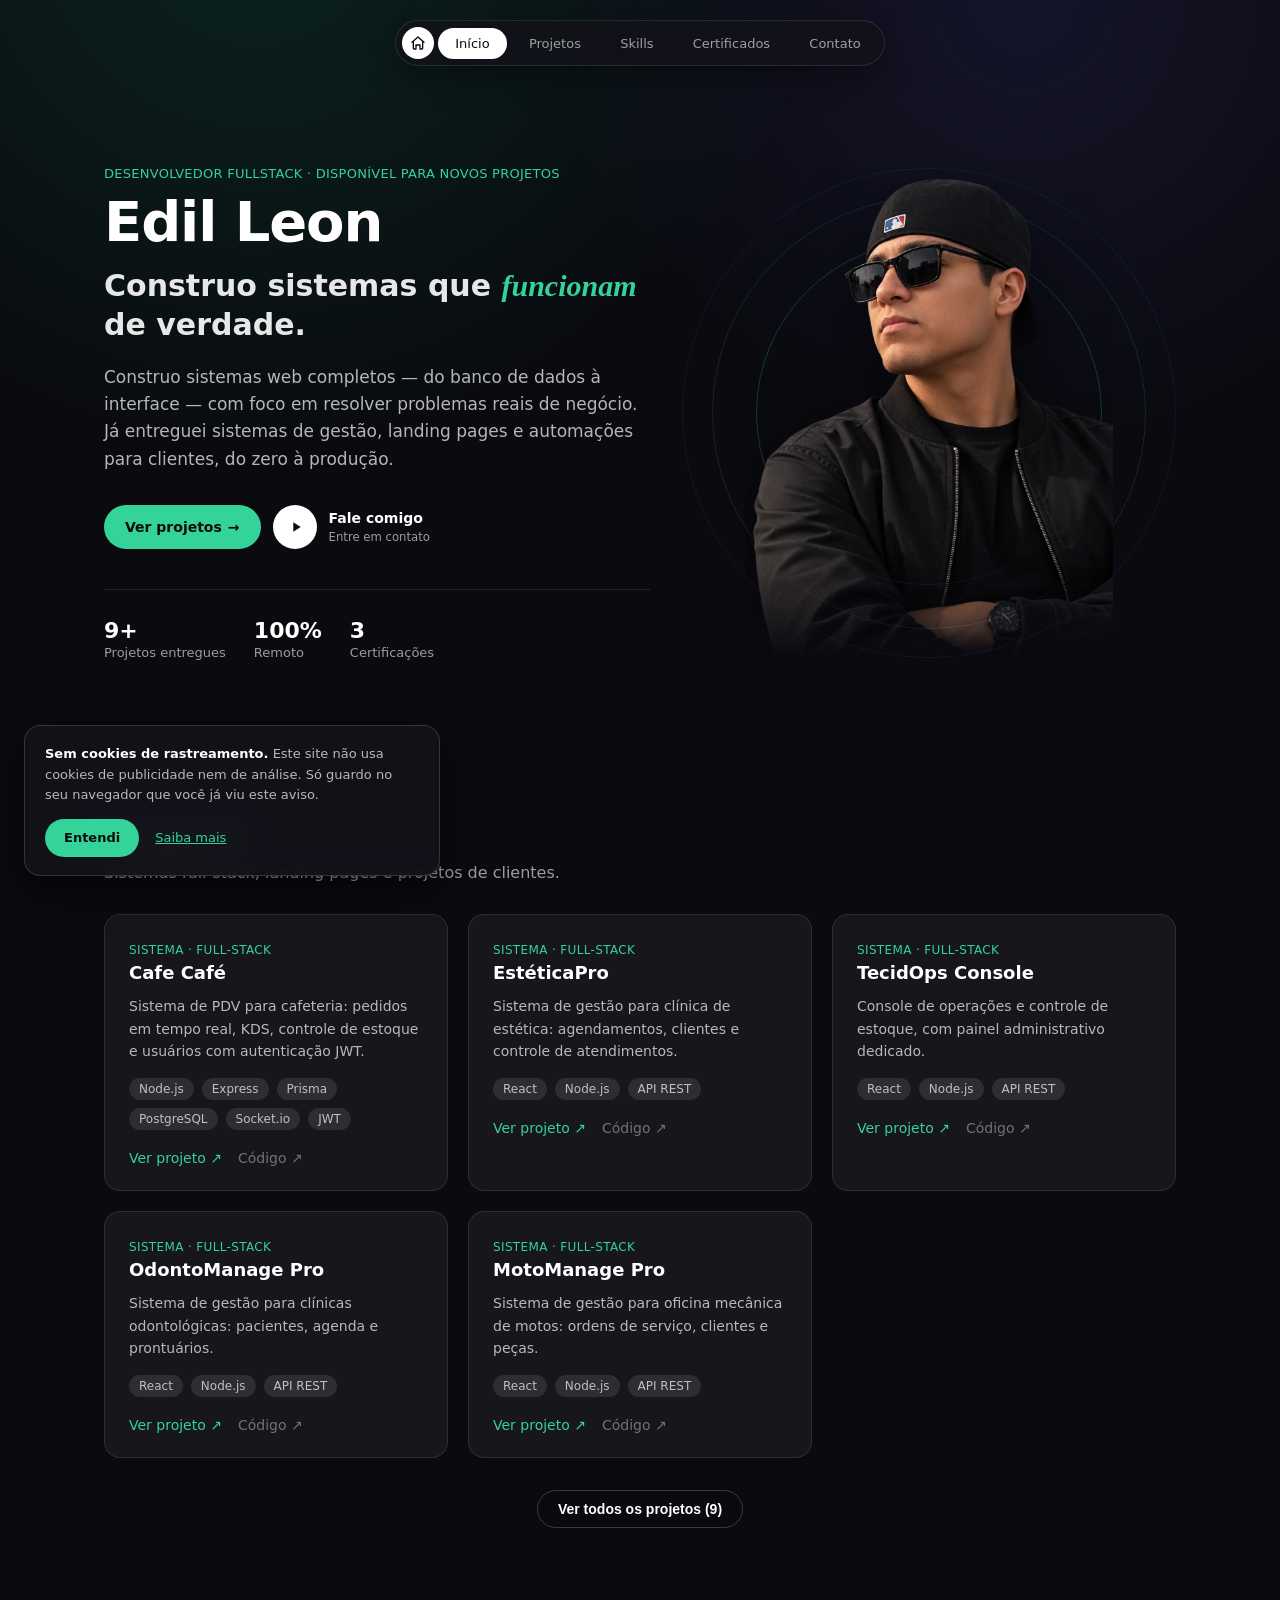
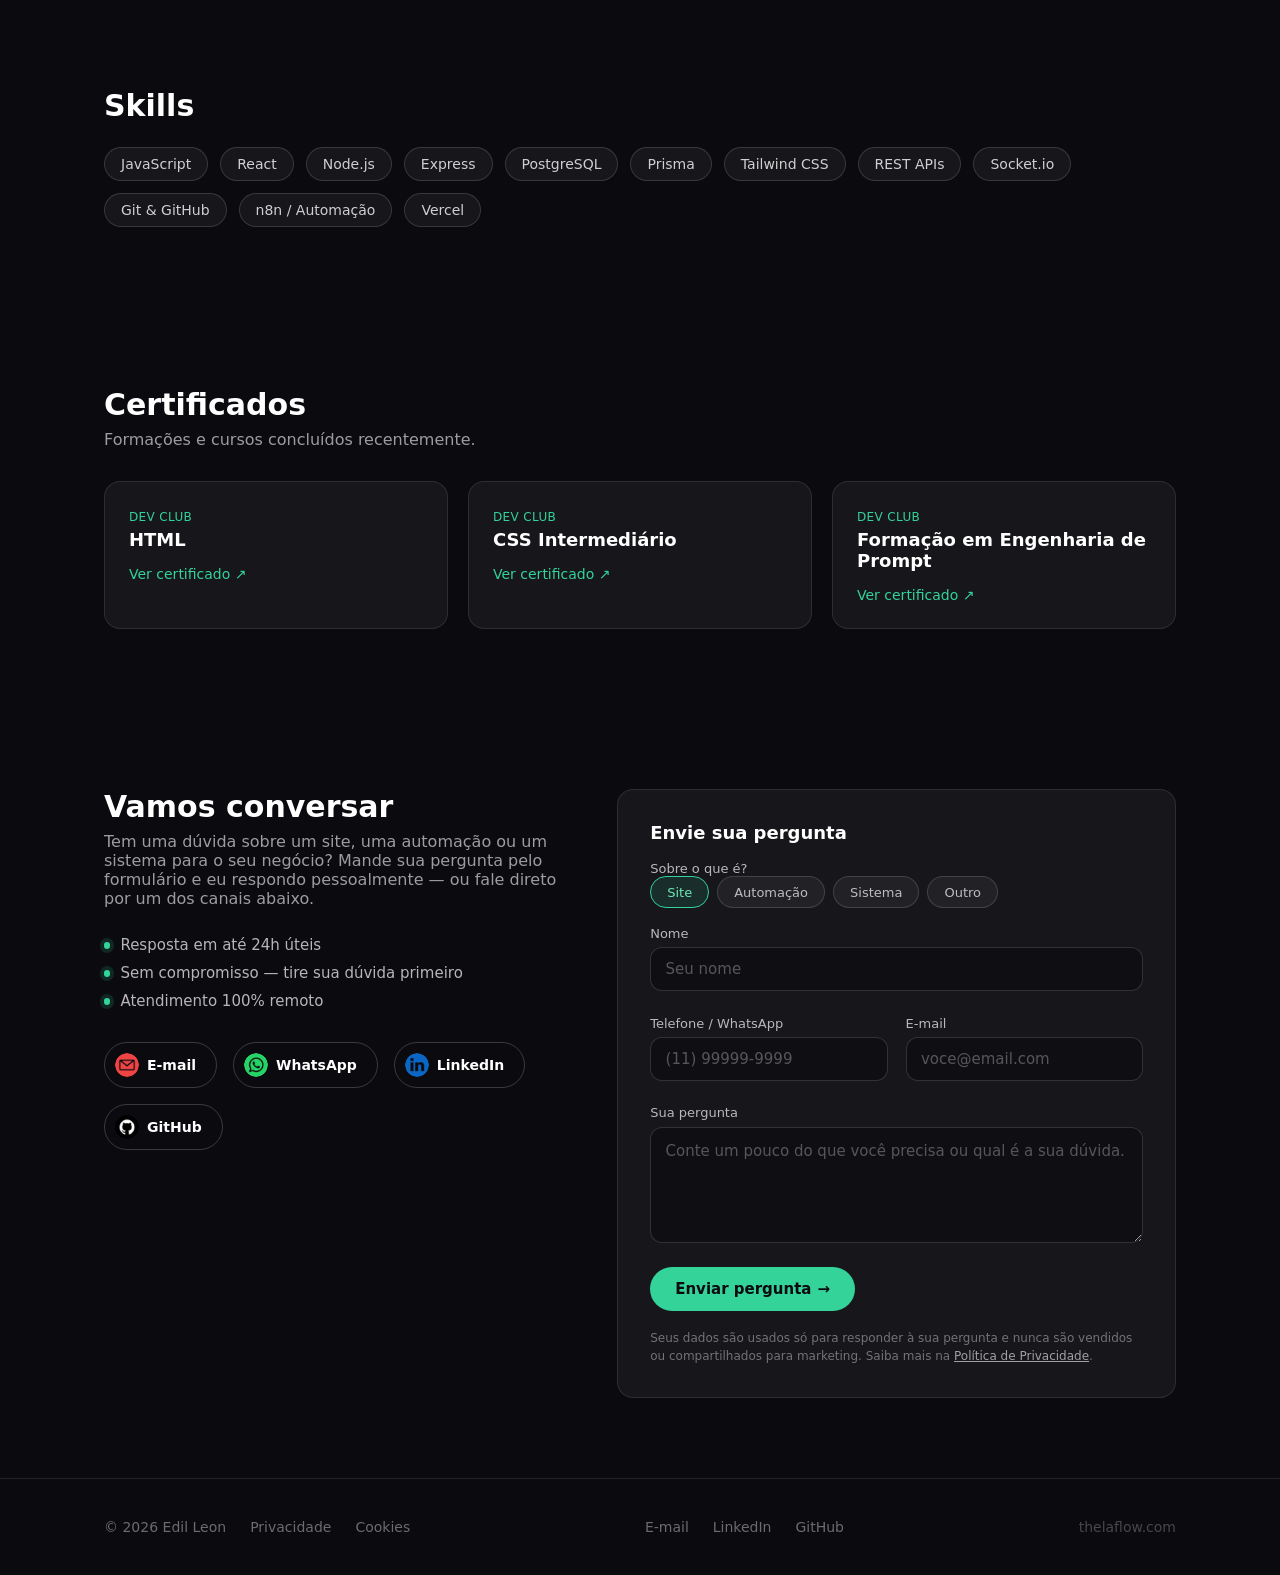
<file: index.html>
<!doctype html>
<html lang="pt-BR">
<head>
  <meta charset="UTF-8" />
  <meta name="viewport" content="width=device-width, initial-scale=1.0" />
  <title>Edil Leon — Desenvolvedor Fullstack | Sites, Sistemas e Automações</title>
  <meta name="description" content="Edil Leon, desenvolvedor fullstack. Crio sites, landing pages, sistemas web e automações (n8n, WhatsApp) sob medida para negócios — do zero à produção, 100% remoto." />
  <meta name="author" content="Edil Leon" />
  <meta name="robots" content="index, follow, max-image-preview:large" />
  <link rel="canonical" href="https://thelaflow.com/" />
  <meta name="theme-color" content="#0a0a0f" />

  <link rel="icon" type="image/svg+xml" href="favicon.svg" />
  <link rel="apple-touch-icon" href="apple-touch-icon.png" />

  <meta property="og:type" content="website" />
  <meta property="og:locale" content="pt_BR" />
  <meta property="og:site_name" content="Edil Leon" />
  <meta property="og:url" content="https://thelaflow.com/" />
  <meta property="og:title" content="Edil Leon — Desenvolvedor Fullstack" />
  <meta property="og:description" content="Sites, sistemas web e automações sob medida para o seu negócio — do zero à produção." />
  <meta property="og:image" content="https://thelaflow.com/og-image.jpg" />
  <meta property="og:image:width" content="1200" />
  <meta property="og:image:height" content="630" />
  <meta property="og:image:alt" content="Edil Leon — Desenvolvedor Fullstack" />
  <meta name="twitter:card" content="summary_large_image" />
  <meta name="twitter:title" content="Edil Leon — Desenvolvedor Fullstack" />
  <meta name="twitter:description" content="Sites, sistemas web e automações sob medida para o seu negócio — do zero à produção." />
  <meta name="twitter:image" content="https://thelaflow.com/og-image.jpg" />

  <script type="application/ld+json">
  {
    "@context": "https://schema.org",
    "@graph": [
      {
        "@type": "Person",
        "@id": "https://thelaflow.com/#edil",
        "name": "Edil Leon",
        "jobTitle": "Desenvolvedor Fullstack",
        "url": "https://thelaflow.com/",
        "image": "https://thelaflow.com/fotos/foto-capa.webp",
        "email": "mailto:joe.dlov22@gmail.com",
        "sameAs": [
          "https://www.linkedin.com/in/edleon24/",
          "https://github.com/ELT-22-dev"
        ],
        "knowsAbout": ["Desenvolvimento web", "JavaScript", "React", "Node.js", "PostgreSQL", "Automação com n8n", "Landing pages"]
      },
      {
        "@type": "ProfessionalService",
        "@id": "https://thelaflow.com/#servico",
        "name": "Edil Leon — Desenvolvimento de sites, sistemas e automações",
        "url": "https://thelaflow.com/",
        "image": "https://thelaflow.com/og-image.jpg",
        "telephone": "+55-11-94600-5739",
        "email": "joe.dlov22@gmail.com",
        "areaServed": { "@type": "Country", "name": "Brasil" },
        "founder": { "@id": "https://thelaflow.com/#edil" },
        "serviceType": ["Criação de sites", "Landing pages", "Sistemas web sob medida", "Automação de processos"]
      },
      {
        "@type": "WebSite",
        "@id": "https://thelaflow.com/#site",
        "url": "https://thelaflow.com/",
        "name": "Edil Leon",
        "inLanguage": "pt-BR",
        "publisher": { "@id": "https://thelaflow.com/#edil" }
      }
    ]
  }
  </script>

  <link rel="stylesheet" href="style.css?v=20261021" />
</head>
<body>
  <div class="bg-decoration" aria-hidden="true"></div>

  <header id="header" class="header">
    <div class="floating-nav-wrap">
      <nav class="floating-nav" aria-label="Navegação principal">
        <a href="#inicio" class="nav-pill-item nav-home" aria-label="Início">
          <svg viewBox="0 0 24 24" fill="none" stroke="currentColor" stroke-width="2" stroke-linecap="round" stroke-linejoin="round"><path d="m3 11 9-8 9 8" /><path d="M5 10v10a1 1 0 0 0 1 1h3v-6h6v6h3a1 1 0 0 0 1-1V10" /></svg>
        </a>
        <a href="#inicio" class="nav-pill-item">Início</a>
        <a href="#projetos" class="nav-pill-item">Projetos</a>
        <a href="#skills" class="nav-pill-item">Skills</a>
        <a href="#certificados" class="nav-pill-item">Certificados</a>
        <a href="#contato" class="nav-pill-item">Contato</a>
      </nav>

      <button type="button" id="menuButton" class="menu-button" aria-label="Abrir menu" aria-expanded="false">
        <span class="menu-icon">
          <span></span>
          <span></span>
          <span></span>
        </span>
      </button>
    </div>

    <nav id="mobileNav" class="nav-mobile" aria-label="Navegação mobile" hidden>
      <a href="#inicio">Início</a>
      <a href="#projetos">Projetos</a>
      <a href="#skills">Skills</a>
      <a href="#certificados">Certificados</a>
      <a href="#contato">Contato</a>
    </nav>
  </header>

  <main class="container">
    <section id="inicio" class="hero hero-split">
      <div class="hero-content">
        <p class="eyebrow">Desenvolvedor Fullstack · Disponível para novos projetos</p>
        <h1 class="hero-title">Edil Leon</h1>
        <p class="hero-tagline">Construo sistemas que <span class="cursive">funcionam</span> de verdade.</p>
        <p class="hero-text">
          Construo sistemas web completos — do banco de dados à interface — com foco em
          resolver problemas reais de negócio. Já entreguei sistemas de gestão, landing pages
          e automações para clientes, do zero à produção.
        </p>
        <div class="hero-actions">
          <a href="#projetos" class="btn btn-primary">Ver projetos <span class="btn-arrow">→</span></a>
          <a href="#contato" class="btn-play">
            <span class="play-circle">
              <svg viewBox="0 0 24 24" fill="currentColor"><path d="M8 5v14l11-7z" /></svg>
            </span>
            <span class="play-label">Fale comigo<br /><small>Entre em contato</small></span>
          </a>
        </div>
        <div class="hero-stats">
          <div class="hero-stat"><strong>9+</strong><span>Projetos entregues</span></div>
          <div class="hero-stat"><strong>100%</strong><span>Remoto</span></div>
          <div class="hero-stat"><strong>3</strong><span>Certificações</span></div>
        </div>
      </div>

      <div class="hero-photo">
        <div class="photo-rings" aria-hidden="true">
          <span class="ring ring-1"></span>
          <span class="ring ring-2"></span>
          <span class="ring ring-3"></span>
        </div>
        <img src="fotos/foto-capa.webp" alt="Foto de Edil Leon, desenvolvedor fullstack" class="hero-photo-img" width="1086" height="1448" fetchpriority="high" />
      </div>
    </section>

    <section id="projetos" class="section">
      <h2 class="section-title">Projetos</h2>
      <p class="section-subtitle">Sistemas full-stack, landing pages e projetos de clientes.</p>

      <div class="grid projects-grid" id="projectsGrid">
        <article class="card project-card">
          <span class="tag">Sistema · Full-stack</span>
          <h3 class="card-title">Cafe Café</h3>
          <p class="card-text">Sistema de PDV para cafeteria: pedidos em tempo real, KDS, controle de estoque e usuários com autenticação JWT.</p>
          <div class="stack">
            <span class="pill pill-sm">Node.js</span>
            <span class="pill pill-sm">Express</span>
            <span class="pill pill-sm">Prisma</span>
            <span class="pill pill-sm">PostgreSQL</span>
            <span class="pill pill-sm">Socket.io</span>
            <span class="pill pill-sm">JWT</span>
          </div>
          <div class="card-links">
            <a href="https://cafe-cafe-edlt-24.vercel.app" target="_blank" rel="noreferrer" class="link-accent">Ver projeto ↗</a>
            <a href="https://github.com/ELT-22-dev/cafe-cafe" target="_blank" rel="noreferrer" class="link-muted">Código ↗</a>
          </div>
        </article>

        <article class="card project-card">
          <span class="tag">Sistema · Full-stack</span>
          <h3 class="card-title">EstéticaPro</h3>
          <p class="card-text">Sistema de gestão para clínica de estética: agendamentos, clientes e controle de atendimentos.</p>
          <div class="stack">
            <span class="pill pill-sm">React</span>
            <span class="pill pill-sm">Node.js</span>
            <span class="pill pill-sm">API REST</span>
          </div>
          <div class="card-links">
            <a href="https://clinica-estetica-rho-eight.vercel.app" target="_blank" rel="noreferrer" class="link-accent">Ver projeto ↗</a>
            <a href="https://github.com/ELT-22-dev/clinica-estetica" target="_blank" rel="noreferrer" class="link-muted">Código ↗</a>
          </div>
        </article>

        <article class="card project-card">
          <span class="tag">Sistema · Full-stack</span>
          <h3 class="card-title">TecidOps Console</h3>
          <p class="card-text">Console de operações e controle de estoque, com painel administrativo dedicado.</p>
          <div class="stack">
            <span class="pill pill-sm">React</span>
            <span class="pill pill-sm">Node.js</span>
            <span class="pill pill-sm">API REST</span>
          </div>
          <div class="card-links">
            <a href="https://teciops.vercel.app" target="_blank" rel="noreferrer" class="link-accent">Ver projeto ↗</a>
            <a href="https://github.com/ELT-22-dev/teciops" target="_blank" rel="noreferrer" class="link-muted">Código ↗</a>
          </div>
        </article>

        <article class="card project-card">
          <span class="tag">Sistema · Full-stack</span>
          <h3 class="card-title">OdontoManage Pro</h3>
          <p class="card-text">Sistema de gestão para clínicas odontológicas: pacientes, agenda e prontuários.</p>
          <div class="stack">
            <span class="pill pill-sm">React</span>
            <span class="pill pill-sm">Node.js</span>
            <span class="pill pill-sm">API REST</span>
          </div>
          <div class="card-links">
            <a href="https://odontomanage-pro.vercel.app" target="_blank" rel="noreferrer" class="link-accent">Ver projeto ↗</a>
            <a href="https://github.com/ELT-22-dev/odontomanage-pro" target="_blank" rel="noreferrer" class="link-muted">Código ↗</a>
          </div>
        </article>

        <article class="card project-card">
          <span class="tag">Sistema · Full-stack</span>
          <h3 class="card-title">MotoManage Pro</h3>
          <p class="card-text">Sistema de gestão para oficina mecânica de motos: ordens de serviço, clientes e peças.</p>
          <div class="stack">
            <span class="pill pill-sm">React</span>
            <span class="pill pill-sm">Node.js</span>
            <span class="pill pill-sm">API REST</span>
          </div>
          <div class="card-links">
            <a href="https://mecanica-motos.vercel.app" target="_blank" rel="noreferrer" class="link-accent">Ver projeto ↗</a>
            <a href="https://github.com/ELT-22-dev/mecanica-motos" target="_blank" rel="noreferrer" class="link-muted">Código ↗</a>
          </div>
        </article>

        <article class="card project-card extra" hidden>
          <span class="tag">Landing Page</span>
          <h3 class="card-title">Áurea Barber Club</h3>
          <p class="card-text">Landing page premium para barbearia, com animações de scroll e micro-interações.</p>
          <div class="stack">
            <span class="pill pill-sm">HTML</span>
            <span class="pill pill-sm">CSS</span>
            <span class="pill pill-sm">JavaScript</span>
            <span class="pill pill-sm">Motion</span>
            <span class="pill pill-sm">Three.js</span>
          </div>
          <div class="card-links">
            <a href="https://barber-premium-lp.vercel.app" target="_blank" rel="noreferrer" class="link-accent">Ver projeto ↗</a>
            <a href="https://github.com/ELT-22-dev/Barber-premuim-lp" target="_blank" rel="noreferrer" class="link-muted">Código ↗</a>
          </div>
        </article>

        <article class="card project-card extra" hidden>
          <span class="tag">Landing Page</span>
          <h3 class="card-title">Pesqueiro Ponte Preta</h3>
          <p class="card-text">Landing page institucional para pesqueiro, com foco em conversão e apresentação visual.</p>
          <div class="stack">
            <span class="pill pill-sm">HTML</span>
            <span class="pill pill-sm">CSS</span>
            <span class="pill pill-sm">JavaScript</span>
          </div>
          <div class="card-links">
            <a href="https://pesqueiro-ponte-preta.vercel.app" target="_blank" rel="noreferrer" class="link-accent">Ver projeto ↗</a>
            <a href="https://github.com/ELT-22-dev/lp-pesqueiro" target="_blank" rel="noreferrer" class="link-muted">Código ↗</a>
          </div>
        </article>

        <article class="card project-card extra" hidden>
          <span class="tag">Site institucional · Cliente</span>
          <h3 class="card-title">Vero Pizzas</h3>
          <p class="card-text">Site institucional para pizzaria, com cardápio digital. Projeto de cliente em gestão ativa.</p>
          <div class="stack">
            <span class="pill pill-sm">HTML</span>
            <span class="pill pill-sm">CSS</span>
            <span class="pill pill-sm">JavaScript</span>
          </div>
          <div class="card-links">
            <a href="https://veropizzas.com.br" target="_blank" rel="noreferrer" class="link-accent">Ver projeto ↗</a>
            <a href="https://github.com/ELT-22-dev/site-da-pizzaria-vero-pizzas" target="_blank" rel="noreferrer" class="link-muted">Código ↗</a>
          </div>
        </article>

        <article class="card project-card extra" hidden>
          <span class="tag">Pessoal</span>
          <h3 class="card-title">Link na Bio</h3>
          <p class="card-text">Página pessoal de link-na-bio, construída com React, Tailwind CSS e Framer Motion.</p>
          <div class="stack">
            <span class="pill pill-sm">React</span>
            <span class="pill pill-sm">Tailwind CSS</span>
            <span class="pill pill-sm">Framer Motion</span>
          </div>
          <div class="card-links">
            <a href="https://fluxosdan.cloud" target="_blank" rel="noreferrer" class="link-accent">Ver projeto ↗</a>
            <a href="https://github.com/ELT-22-dev/link-na-bio" target="_blank" rel="noreferrer" class="link-muted">Código ↗</a>
          </div>
        </article>
      </div>

      <div class="show-more-wrap">
        <button type="button" id="showAllBtn" class="btn btn-outline">Ver todos os projetos (9)</button>
      </div>
    </section>

    <section id="skills" class="section">
      <h2 class="section-title">Skills</h2>
      <div class="skills-list">
        <span class="pill">JavaScript</span>
        <span class="pill">React</span>
        <span class="pill">Node.js</span>
        <span class="pill">Express</span>
        <span class="pill">PostgreSQL</span>
        <span class="pill">Prisma</span>
        <span class="pill">Tailwind CSS</span>
        <span class="pill">REST APIs</span>
        <span class="pill">Socket.io</span>
        <span class="pill">Git &amp; GitHub</span>
        <span class="pill">n8n / Automação</span>
        <span class="pill">Vercel</span>
      </div>
    </section>

    <section id="certificados" class="section">
      <h2 class="section-title">Certificados</h2>
      <p class="section-subtitle">Formações e cursos concluídos recentemente.</p>

      <div class="grid certificates-grid">
        <a href="certificados/html.png" target="_blank" rel="noreferrer" class="card cert-card">
          <span class="tag">Dev Club</span>
          <h3 class="card-title">HTML</h3>
          <span class="link-accent">Ver certificado ↗</span>
        </a>

        <a href="certificados/css-intermediario.pdf" target="_blank" rel="noreferrer" class="card cert-card">
          <span class="tag">Dev Club</span>
          <h3 class="card-title">CSS Intermediário</h3>
          <span class="link-accent">Ver certificado ↗</span>
        </a>

        <a href="certificados/engenharia-de-prompt.pdf" target="_blank" rel="noreferrer" class="card cert-card">
          <span class="tag">Dev Club</span>
          <h3 class="card-title">Formação em Engenharia de Prompt</h3>
          <span class="link-accent">Ver certificado ↗</span>
        </a>
      </div>
    </section>

    <section id="contato" class="section">
      <div class="contact-layout">
        <div class="contact-intro">
          <h2 class="section-title">Vamos conversar</h2>
          <p class="section-subtitle section-subtitle-narrow">
            Tem uma dúvida sobre um site, uma automação ou um sistema para o seu negócio?
            Mande sua pergunta pelo formulário e eu respondo pessoalmente — ou fale direto por um dos canais abaixo.
          </p>

          <ul class="contact-points">
            <li><span class="contact-dot" aria-hidden="true"></span>Resposta em até 24h úteis</li>
            <li><span class="contact-dot" aria-hidden="true"></span>Sem compromisso — tire sua dúvida primeiro</li>
            <li><span class="contact-dot" aria-hidden="true"></span>Atendimento 100% remoto</li>
          </ul>

          <div class="contact-actions">
            <a href="mailto:joe.dlov22@gmail.com" class="btn btn-outline btn-icon">
              <span class="icon-badge icon-email"></span>
              E-mail
            </a>
            <a href="https://wa.me/5511946005739" target="_blank" rel="noreferrer" class="btn btn-outline btn-icon">
              <span class="icon-badge icon-whatsapp"></span>
              WhatsApp
            </a>
            <a href="https://www.linkedin.com/in/edleon24/" target="_blank" rel="noreferrer" class="btn btn-outline btn-icon">
              <span class="icon-badge icon-linkedin"></span>
              LinkedIn
            </a>
            <a href="https://github.com/ELT-22-dev" target="_blank" rel="noreferrer" class="btn btn-outline btn-icon">
              <img src="icons/github.png" alt="" class="icon-badge-img" />
              GitHub
            </a>
          </div>
        </div>

        <form id="contactForm" class="card contact-form" action="https://formsubmit.co/joe.dlov22@gmail.com" method="POST" novalidate>
          <h3 class="card-title">Envie sua pergunta</h3>

          <fieldset class="form-field topic-field">
            <legend class="form-label">Sobre o que é?</legend>
            <div class="topic-options">
              <label class="topic-option"><input type="radio" name="assunto" value="Site" checked /><span>Site</span></label>
              <label class="topic-option"><input type="radio" name="assunto" value="Automação" /><span>Automação</span></label>
              <label class="topic-option"><input type="radio" name="assunto" value="Sistema" /><span>Sistema</span></label>
              <label class="topic-option"><input type="radio" name="assunto" value="Outro" /><span>Outro</span></label>
            </div>
          </fieldset>

          <div class="form-field">
            <label for="cf-nome" class="form-label">Nome</label>
            <input id="cf-nome" name="nome" type="text" class="form-input" autocomplete="name" placeholder="Seu nome" required minlength="2" />
            <span class="form-error" data-error-for="cf-nome"></span>
          </div>

          <div class="form-row">
            <div class="form-field">
              <label for="cf-telefone" class="form-label">Telefone / WhatsApp</label>
              <input id="cf-telefone" name="telefone" type="tel" class="form-input" autocomplete="tel" inputmode="tel" placeholder="(11) 99999-9999" required />
              <span class="form-error" data-error-for="cf-telefone"></span>
            </div>

            <div class="form-field">
              <label for="cf-email" class="form-label">E-mail</label>
              <input id="cf-email" name="email" type="email" class="form-input" autocomplete="email" placeholder="voce@email.com" required />
              <span class="form-error" data-error-for="cf-email"></span>
            </div>
          </div>

          <div class="form-field">
            <label for="cf-mensagem" class="form-label">Sua pergunta</label>
            <textarea id="cf-mensagem" name="mensagem" class="form-input form-textarea" rows="4" placeholder="Conte um pouco do que você precisa ou qual é a sua dúvida." required minlength="10"></textarea>
            <span class="form-error" data-error-for="cf-mensagem"></span>
          </div>

          <input type="text" name="_honey" class="form-honeypot" tabindex="-1" autocomplete="off" aria-hidden="true" />

          <button type="submit" class="btn btn-primary form-submit">
            <span class="form-submit-label">Enviar pergunta</span> <span class="btn-arrow">→</span>
          </button>

          <p id="formStatus" class="form-status" role="status" aria-live="polite"></p>

          <p class="form-privacy">
            Seus dados são usados só para responder à sua pergunta e nunca são vendidos ou compartilhados para marketing.
            Saiba mais na <a href="politica-de-privacidade.html">Política de Privacidade</a>.
          </p>
        </form>
      </div>
    </section>
  </main>

  <footer class="footer">
    <div class="container footer-inner">
      <div class="footer-legal">
        <span>© <span id="year">2026</span> Edil Leon</span>
        <a href="politica-de-privacidade.html">Privacidade</a>
        <a href="politica-de-cookies.html">Cookies</a>
      </div>
      <div class="footer-links">
        <a href="mailto:joe.dlov22@gmail.com">E-mail</a>
        <a href="https://www.linkedin.com/in/edleon24/" target="_blank" rel="noreferrer">LinkedIn</a>
        <a href="https://github.com/ELT-22-dev" target="_blank" rel="noreferrer">GitHub</a>
      </div>
      <span class="footer-domain">thelaflow.com</span>
    </div>
  </footer>

  <script src="javascript.js?v=20261021b"></script>
  <script src="cookies.js?v=20261021"></script>
</body>
</html>
</file>
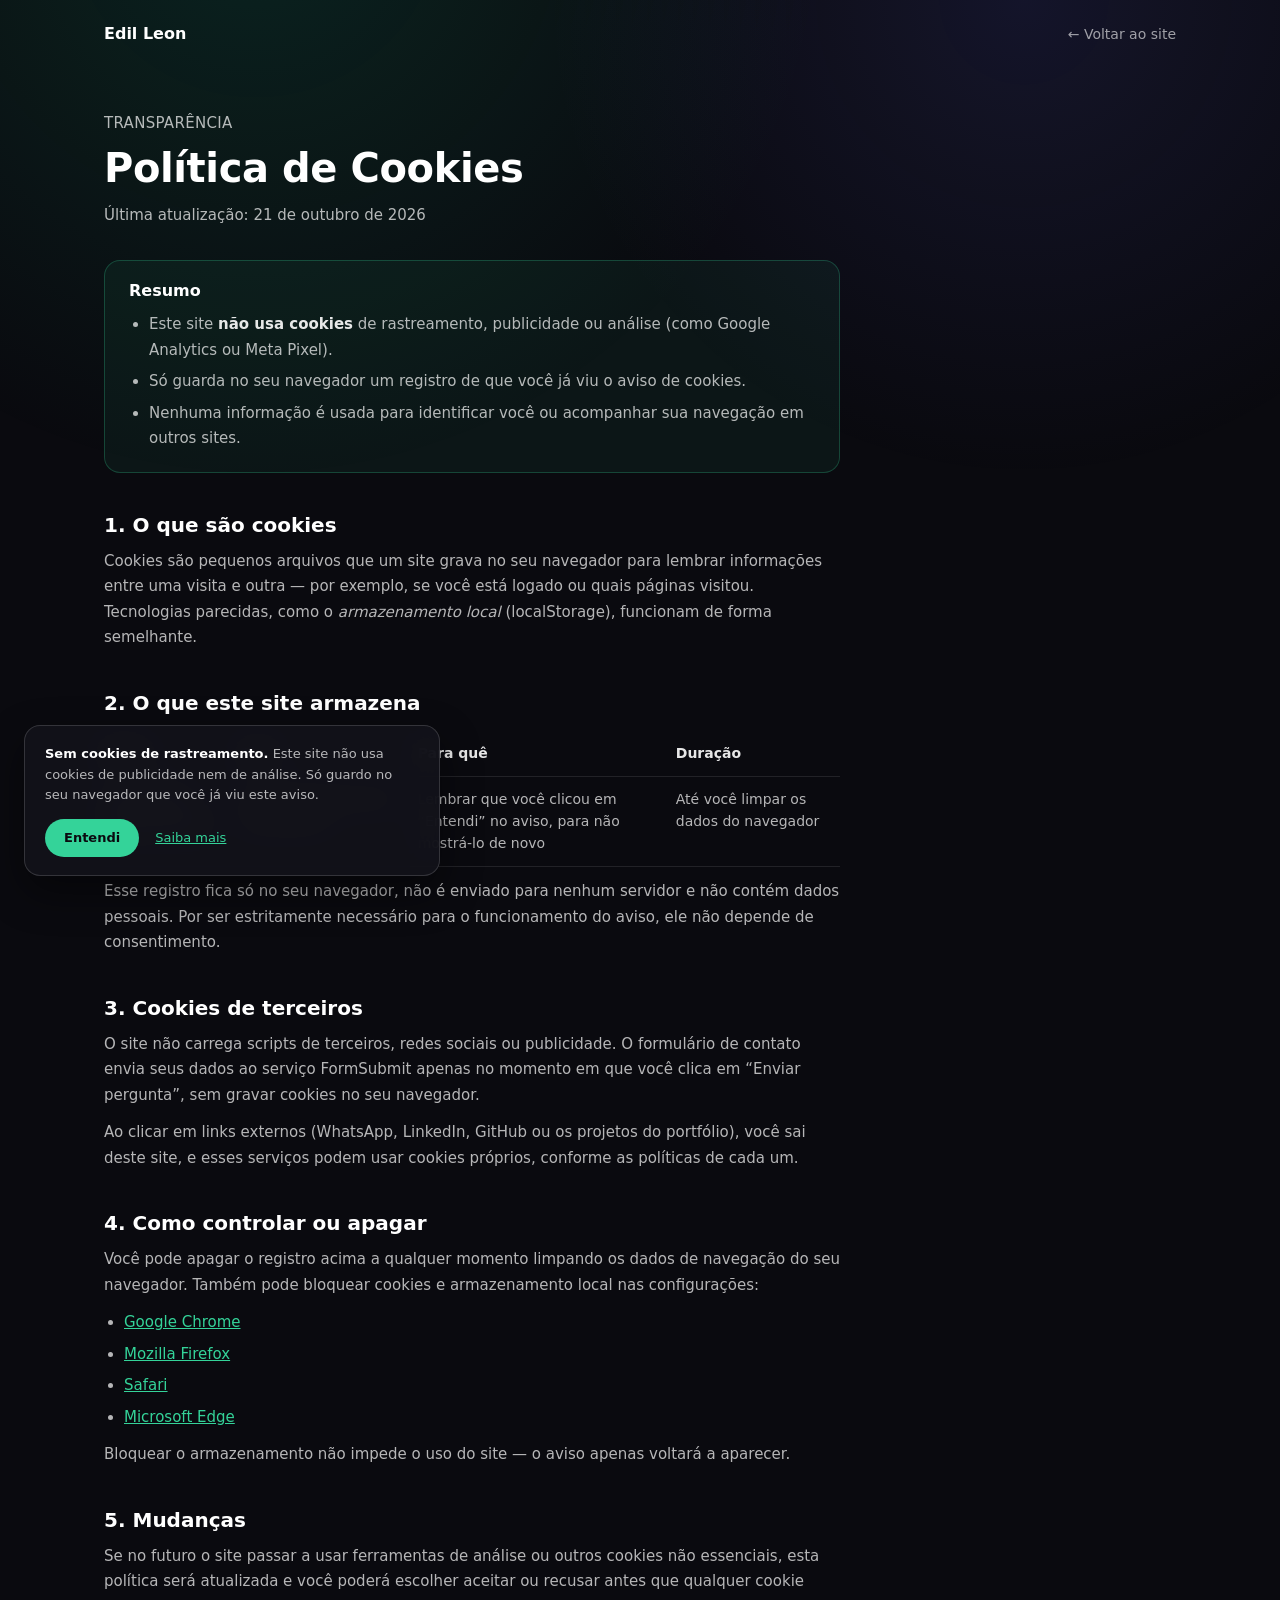
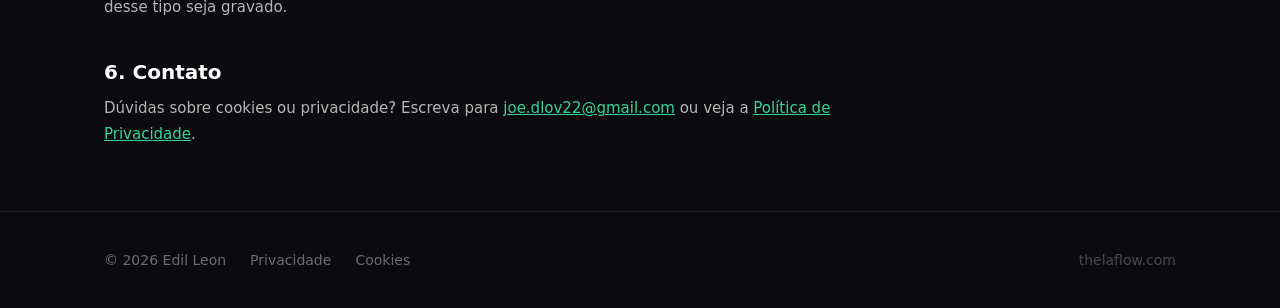
<file: politica-de-cookies.html>
<!doctype html>
<html lang="pt-BR">
<head>
  <meta charset="UTF-8" />
  <meta name="viewport" content="width=device-width, initial-scale=1.0" />
  <title>Política de Cookies | Edil Leon</title>
  <meta name="description" content="O site thelaflow.com não usa cookies de rastreamento, publicidade ou análise. Veja o que fica armazenado no seu navegador." />
  <meta name="robots" content="index, follow" />
  <link rel="canonical" href="https://thelaflow.com/politica-de-cookies.html" />
  <meta name="theme-color" content="#0a0a0f" />
  <link rel="icon" type="image/svg+xml" href="favicon.svg" />
  <link rel="apple-touch-icon" href="apple-touch-icon.png" />
  <link rel="stylesheet" href="style.css?v=20261021" />
</head>
<body>
  <div class="bg-decoration" aria-hidden="true"></div>

  <header class="container page-topbar">
    <a href="/" class="page-brand">Edil Leon</a>
    <a href="/" class="page-back">← Voltar ao site</a>
  </header>

  <main class="container">
    <article class="legal">
      <p class="eyebrow">Transparência</p>
      <h1>Política de Cookies</h1>
      <p class="legal-updated">Última atualização: 21 de outubro de 2026</p>

      <section class="legal-summary">
        <h2>Resumo</h2>
        <ul>
          <li>Este site <strong>não usa cookies</strong> de rastreamento, publicidade ou análise (como Google Analytics ou Meta Pixel).</li>
          <li>Só guarda no seu navegador um registro de que você já viu o aviso de cookies.</li>
          <li>Nenhuma informação é usada para identificar você ou acompanhar sua navegação em outros sites.</li>
        </ul>
      </section>

      <h2>1. O que são cookies</h2>
      <p>
        Cookies são pequenos arquivos que um site grava no seu navegador para lembrar informações entre uma visita e outra —
        por exemplo, se você está logado ou quais páginas visitou. Tecnologias parecidas, como o
        <em>armazenamento local</em> (localStorage), funcionam de forma semelhante.
      </p>

      <h2>2. O que este site armazena</h2>
      <div class="legal-table-wrap">
        <table>
          <thead>
            <tr><th>Nome</th><th>Tipo</th><th>Para quê</th><th>Duração</th></tr>
          </thead>
          <tbody>
            <tr>
              <td><code>thelaflow-cookie-notice</code></td>
              <td>Armazenamento local (necessário)</td>
              <td>Lembrar que você clicou em “Entendi” no aviso, para não mostrá-lo de novo</td>
              <td>Até você limpar os dados do navegador</td>
            </tr>
          </tbody>
        </table>
      </div>
      <p>
        Esse registro fica só no seu navegador, não é enviado para nenhum servidor e não contém dados pessoais.
        Por ser estritamente necessário para o funcionamento do aviso, ele não depende de consentimento.
      </p>

      <h2>3. Cookies de terceiros</h2>
      <p>
        O site não carrega scripts de terceiros, redes sociais ou publicidade. O formulário de contato envia seus dados
        ao serviço FormSubmit apenas no momento em que você clica em “Enviar pergunta”, sem gravar cookies no seu navegador.
      </p>
      <p>
        Ao clicar em links externos (WhatsApp, LinkedIn, GitHub ou os projetos do portfólio), você sai deste site,
        e esses serviços podem usar cookies próprios, conforme as políticas de cada um.
      </p>

      <h2>4. Como controlar ou apagar</h2>
      <p>
        Você pode apagar o registro acima a qualquer momento limpando os dados de navegação do seu navegador.
        Também pode bloquear cookies e armazenamento local nas configurações:
      </p>
      <ul>
        <li><a href="https://support.google.com/chrome/answer/95647?hl=pt-BR" target="_blank" rel="noreferrer">Google Chrome</a></li>
        <li><a href="https://support.mozilla.org/pt-BR/kb/limpe-cookies-e-dados-de-sites-no-firefox" target="_blank" rel="noreferrer">Mozilla Firefox</a></li>
        <li><a href="https://support.apple.com/pt-br/guide/safari/sfri11471/mac" target="_blank" rel="noreferrer">Safari</a></li>
        <li><a href="https://support.microsoft.com/pt-br/microsoft-edge/excluir-cookies-no-microsoft-edge-63947406-40ac-c3b8-57b9-2a946a29ae09" target="_blank" rel="noreferrer">Microsoft Edge</a></li>
      </ul>
      <p>Bloquear o armazenamento não impede o uso do site — o aviso apenas voltará a aparecer.</p>

      <h2>5. Mudanças</h2>
      <p>
        Se no futuro o site passar a usar ferramentas de análise ou outros cookies não essenciais, esta política será
        atualizada e você poderá escolher aceitar ou recusar antes que qualquer cookie desse tipo seja gravado.
      </p>

      <h2>6. Contato</h2>
      <p>
        Dúvidas sobre cookies ou privacidade? Escreva para
        <a href="mailto:joe.dlov22@gmail.com">joe.dlov22@gmail.com</a> ou veja a
        <a href="politica-de-privacidade.html">Política de Privacidade</a>.
      </p>
    </article>
  </main>

  <footer class="footer">
    <div class="container footer-inner">
      <div class="footer-legal">
        <span>© 2026 Edil Leon</span>
        <a href="politica-de-privacidade.html">Privacidade</a>
        <a href="politica-de-cookies.html" aria-current="page">Cookies</a>
      </div>
      <span class="footer-domain">thelaflow.com</span>
    </div>
  </footer>

  <script src="cookies.js?v=20261021"></script>
</body>
</html>
</file>
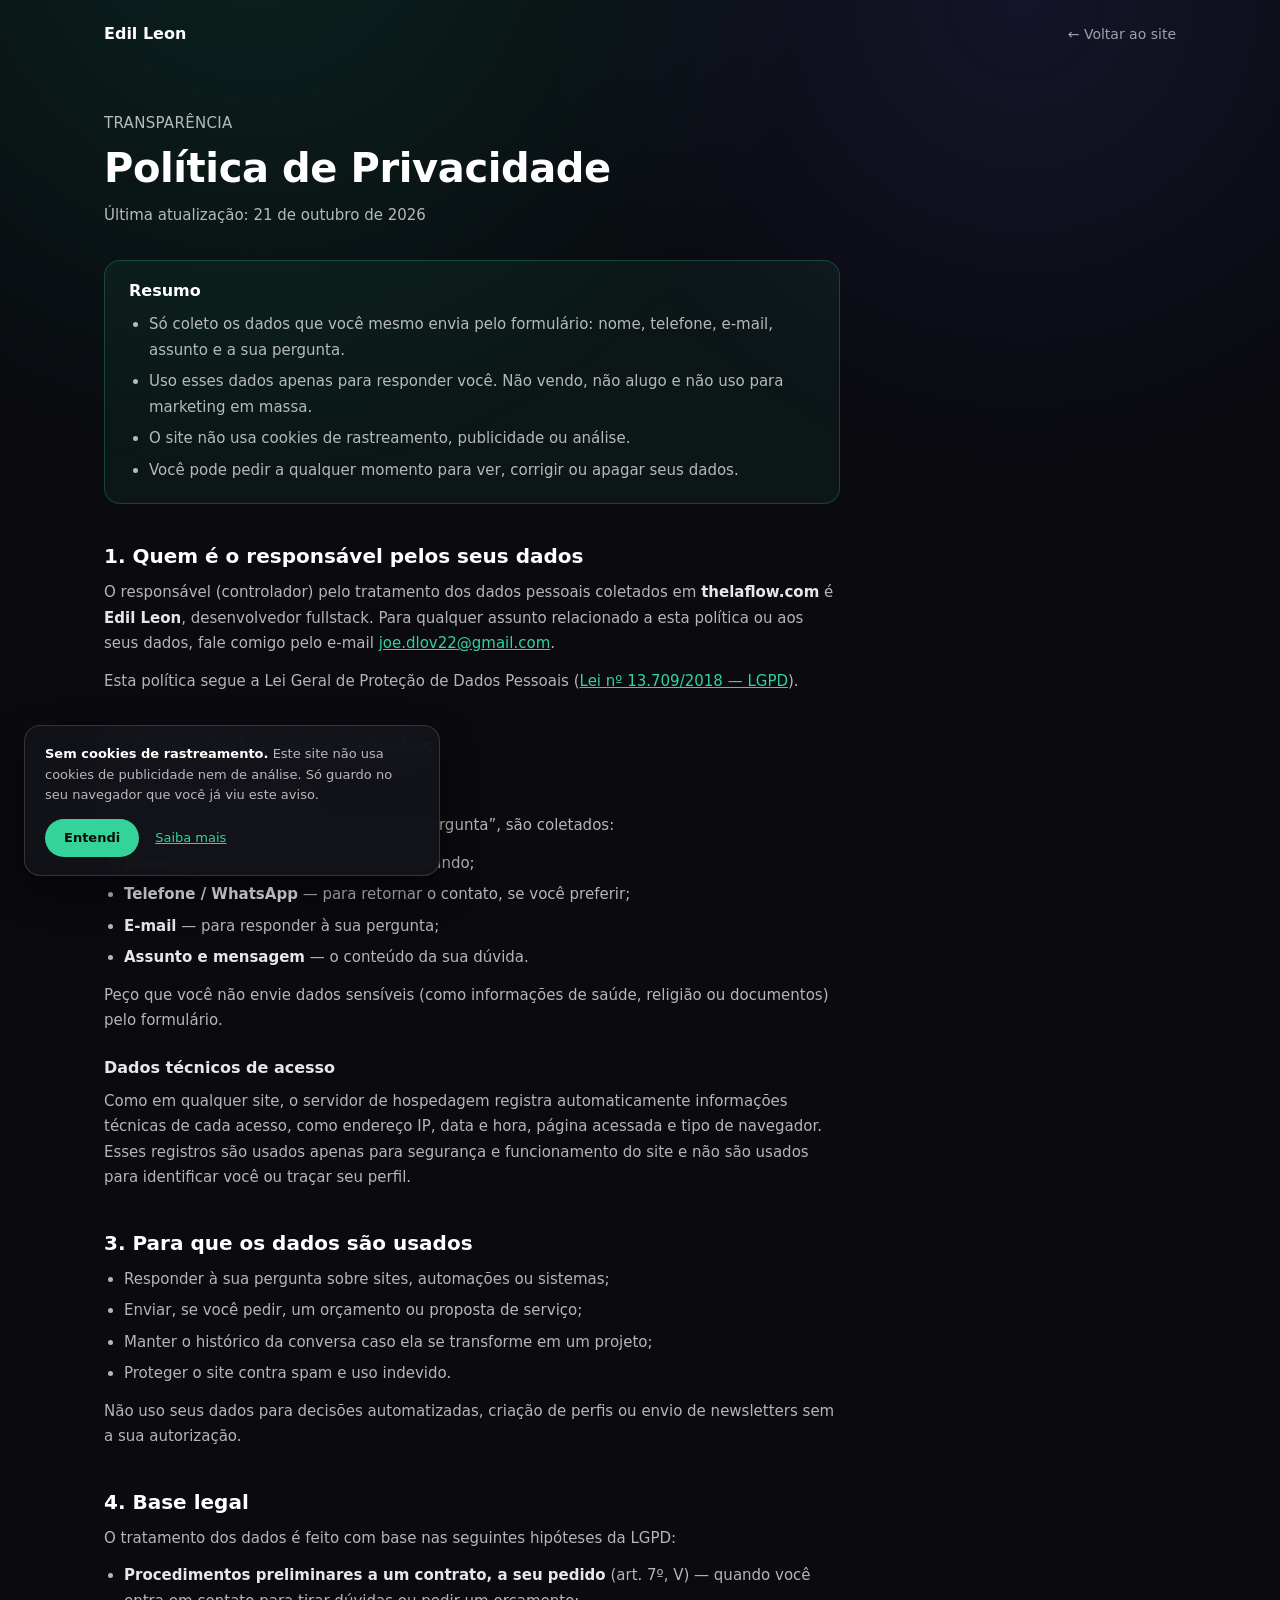
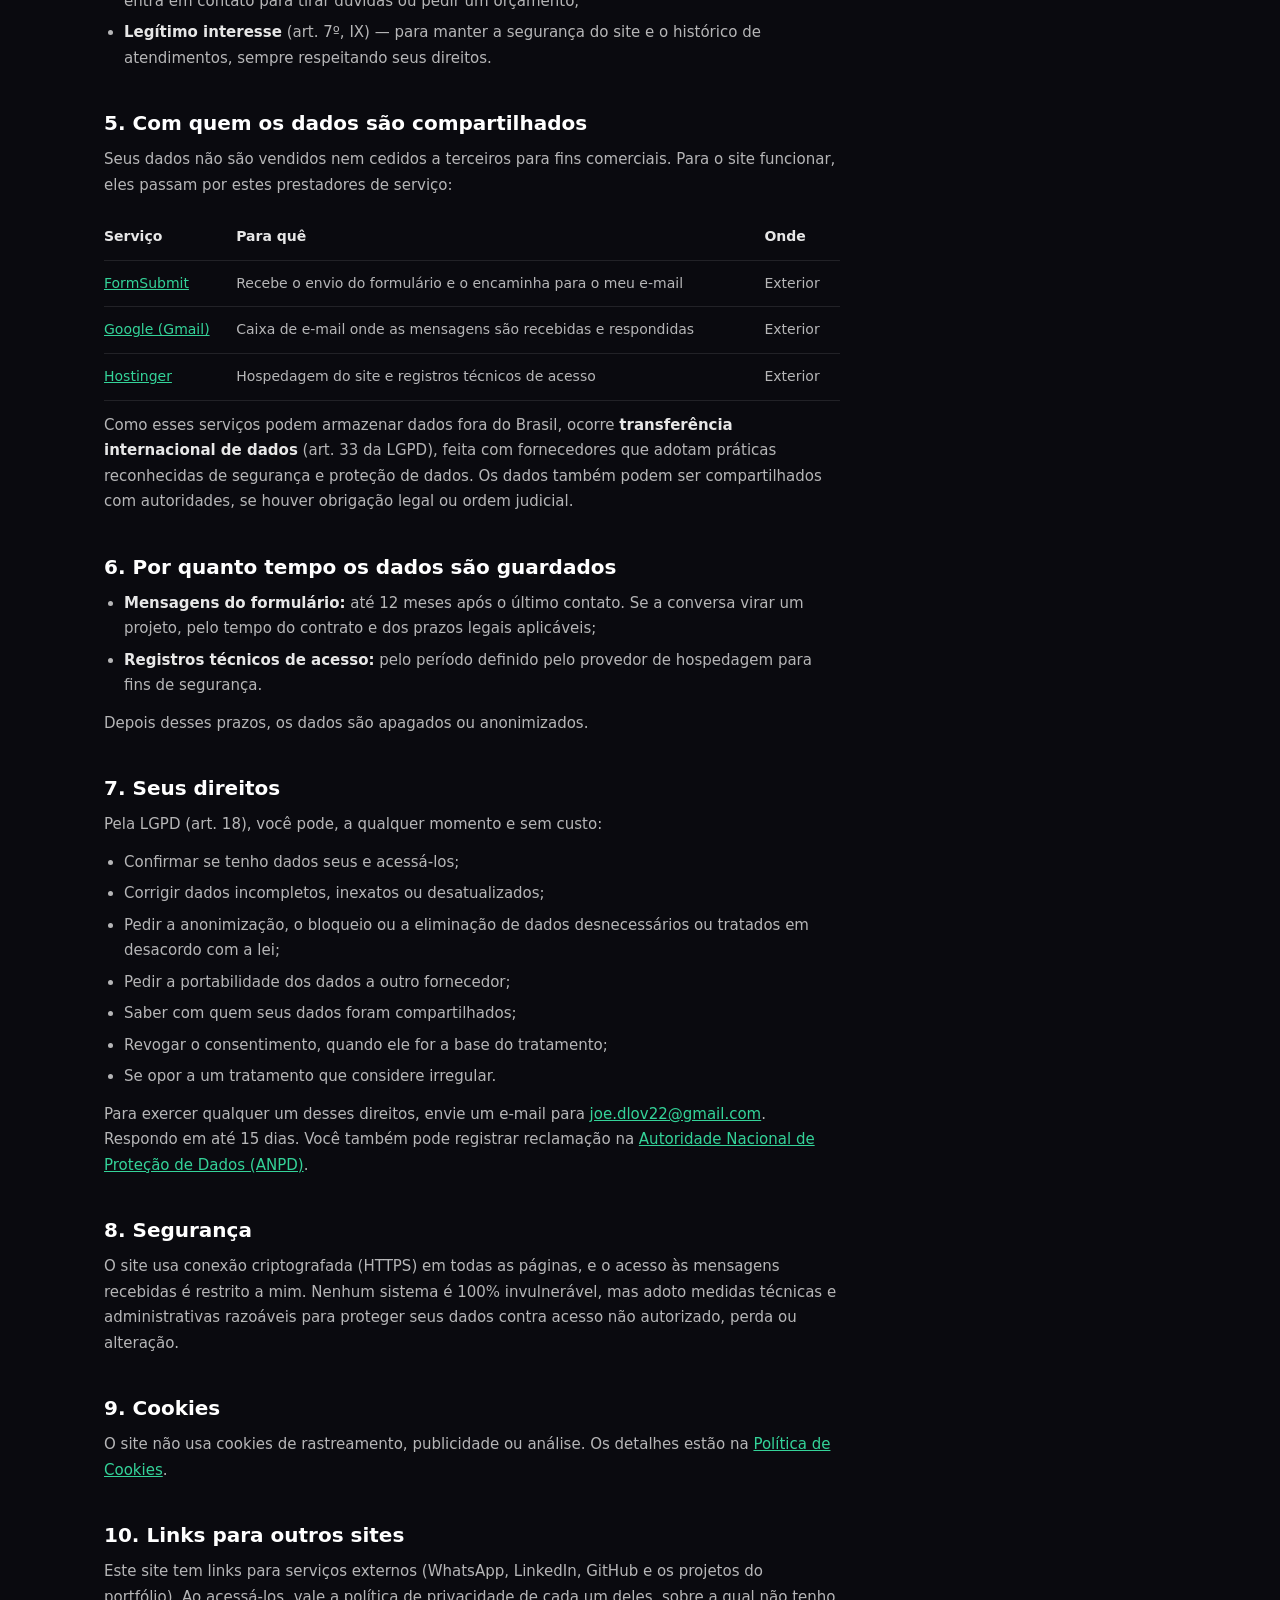
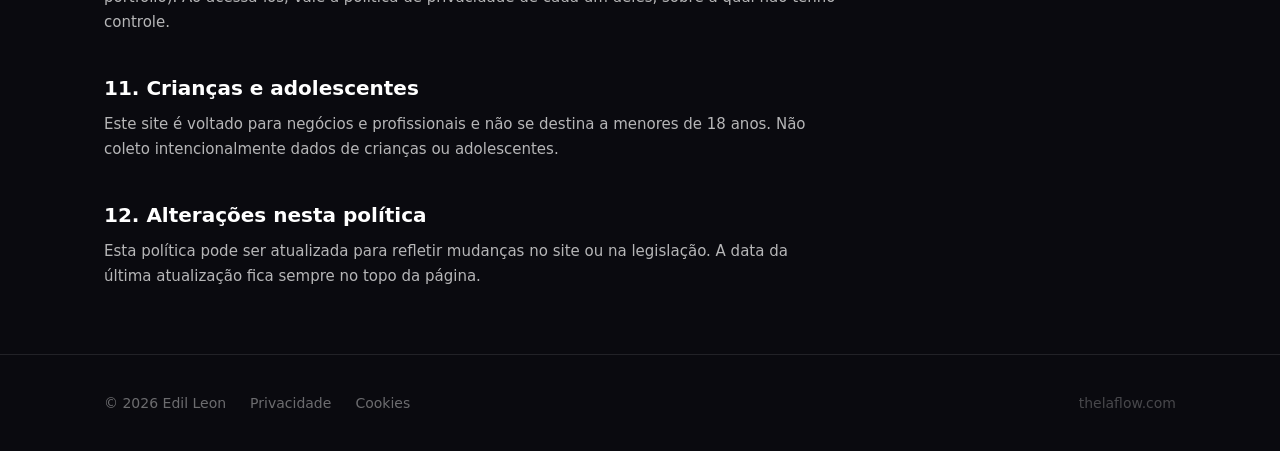
<file: politica-de-privacidade.html>
<!doctype html>
<html lang="pt-BR">
<head>
  <meta charset="UTF-8" />
  <meta name="viewport" content="width=device-width, initial-scale=1.0" />
  <title>Política de Privacidade | Edil Leon</title>
  <meta name="description" content="Como Edil Leon (thelaflow.com) coleta, usa e protege os dados enviados pelo formulário de contato, em conformidade com a LGPD." />
  <meta name="robots" content="index, follow" />
  <link rel="canonical" href="https://thelaflow.com/politica-de-privacidade.html" />
  <meta name="theme-color" content="#0a0a0f" />
  <link rel="icon" type="image/svg+xml" href="favicon.svg" />
  <link rel="apple-touch-icon" href="apple-touch-icon.png" />
  <link rel="stylesheet" href="style.css?v=20261021" />
</head>
<body>
  <div class="bg-decoration" aria-hidden="true"></div>

  <header class="container page-topbar">
    <a href="/" class="page-brand">Edil Leon</a>
    <a href="/" class="page-back">← Voltar ao site</a>
  </header>

  <main class="container">
    <article class="legal">
      <p class="eyebrow">Transparência</p>
      <h1>Política de Privacidade</h1>
      <p class="legal-updated">Última atualização: 21 de outubro de 2026</p>

      <section class="legal-summary">
        <h2>Resumo</h2>
        <ul>
          <li>Só coleto os dados que você mesmo envia pelo formulário: nome, telefone, e-mail, assunto e a sua pergunta.</li>
          <li>Uso esses dados apenas para responder você. Não vendo, não alugo e não uso para marketing em massa.</li>
          <li>O site não usa cookies de rastreamento, publicidade ou análise.</li>
          <li>Você pode pedir a qualquer momento para ver, corrigir ou apagar seus dados.</li>
        </ul>
      </section>

      <h2>1. Quem é o responsável pelos seus dados</h2>
      <p>
        O responsável (controlador) pelo tratamento dos dados pessoais coletados em
        <strong>thelaflow.com</strong> é <strong>Edil Leon</strong>, desenvolvedor fullstack.
        Para qualquer assunto relacionado a esta política ou aos seus dados, fale comigo pelo e-mail
        <a href="mailto:joe.dlov22@gmail.com">joe.dlov22@gmail.com</a>.
      </p>
      <p>
        Esta política segue a Lei Geral de Proteção de Dados Pessoais
        (<a href="https://www.planalto.gov.br/ccivil_03/_ato2015-2018/2018/lei/l13709.htm" target="_blank" rel="noreferrer">Lei nº 13.709/2018 — LGPD</a>).
      </p>

      <h2>2. Quais dados são coletados</h2>
      <h3>Dados que você envia</h3>
      <p>Quando você usa o formulário “Envie sua pergunta”, são coletados:</p>
      <ul>
        <li><strong>Nome</strong> — para saber com quem estou falando;</li>
        <li><strong>Telefone / WhatsApp</strong> — para retornar o contato, se você preferir;</li>
        <li><strong>E-mail</strong> — para responder à sua pergunta;</li>
        <li><strong>Assunto e mensagem</strong> — o conteúdo da sua dúvida.</li>
      </ul>
      <p>Peço que você não envie dados sensíveis (como informações de saúde, religião ou documentos) pelo formulário.</p>

      <h3>Dados técnicos de acesso</h3>
      <p>
        Como em qualquer site, o servidor de hospedagem registra automaticamente informações técnicas de cada acesso,
        como endereço IP, data e hora, página acessada e tipo de navegador. Esses registros são usados apenas para
        segurança e funcionamento do site e não são usados para identificar você ou traçar seu perfil.
      </p>

      <h2>3. Para que os dados são usados</h2>
      <ul>
        <li>Responder à sua pergunta sobre sites, automações ou sistemas;</li>
        <li>Enviar, se você pedir, um orçamento ou proposta de serviço;</li>
        <li>Manter o histórico da conversa caso ela se transforme em um projeto;</li>
        <li>Proteger o site contra spam e uso indevido.</li>
      </ul>
      <p>Não uso seus dados para decisões automatizadas, criação de perfis ou envio de newsletters sem a sua autorização.</p>

      <h2>4. Base legal</h2>
      <p>O tratamento dos dados é feito com base nas seguintes hipóteses da LGPD:</p>
      <ul>
        <li><strong>Procedimentos preliminares a um contrato, a seu pedido</strong> (art. 7º, V) — quando você entra em contato para tirar dúvidas ou pedir um orçamento;</li>
        <li><strong>Legítimo interesse</strong> (art. 7º, IX) — para manter a segurança do site e o histórico de atendimentos, sempre respeitando seus direitos.</li>
      </ul>

      <h2>5. Com quem os dados são compartilhados</h2>
      <p>Seus dados não são vendidos nem cedidos a terceiros para fins comerciais. Para o site funcionar, eles passam por estes prestadores de serviço:</p>
      <div class="legal-table-wrap">
        <table>
          <thead>
            <tr><th>Serviço</th><th>Para quê</th><th>Onde</th></tr>
          </thead>
          <tbody>
            <tr>
              <td><a href="https://formsubmit.co" target="_blank" rel="noreferrer">FormSubmit</a></td>
              <td>Recebe o envio do formulário e o encaminha para o meu e-mail</td>
              <td>Exterior</td>
            </tr>
            <tr>
              <td><a href="https://policies.google.com/privacy?hl=pt-BR" target="_blank" rel="noreferrer">Google (Gmail)</a></td>
              <td>Caixa de e-mail onde as mensagens são recebidas e respondidas</td>
              <td>Exterior</td>
            </tr>
            <tr>
              <td><a href="https://www.hostinger.com.br/politica-de-privacidade" target="_blank" rel="noreferrer">Hostinger</a></td>
              <td>Hospedagem do site e registros técnicos de acesso</td>
              <td>Exterior</td>
            </tr>
          </tbody>
        </table>
      </div>
      <p>
        Como esses serviços podem armazenar dados fora do Brasil, ocorre <strong>transferência internacional de dados</strong>
        (art. 33 da LGPD), feita com fornecedores que adotam práticas reconhecidas de segurança e proteção de dados.
        Os dados também podem ser compartilhados com autoridades, se houver obrigação legal ou ordem judicial.
      </p>

      <h2>6. Por quanto tempo os dados são guardados</h2>
      <ul>
        <li><strong>Mensagens do formulário:</strong> até 12 meses após o último contato. Se a conversa virar um projeto, pelo tempo do contrato e dos prazos legais aplicáveis;</li>
        <li><strong>Registros técnicos de acesso:</strong> pelo período definido pelo provedor de hospedagem para fins de segurança.</li>
      </ul>
      <p>Depois desses prazos, os dados são apagados ou anonimizados.</p>

      <h2>7. Seus direitos</h2>
      <p>Pela LGPD (art. 18), você pode, a qualquer momento e sem custo:</p>
      <ul>
        <li>Confirmar se tenho dados seus e acessá-los;</li>
        <li>Corrigir dados incompletos, inexatos ou desatualizados;</li>
        <li>Pedir a anonimização, o bloqueio ou a eliminação de dados desnecessários ou tratados em desacordo com a lei;</li>
        <li>Pedir a portabilidade dos dados a outro fornecedor;</li>
        <li>Saber com quem seus dados foram compartilhados;</li>
        <li>Revogar o consentimento, quando ele for a base do tratamento;</li>
        <li>Se opor a um tratamento que considere irregular.</li>
      </ul>
      <p>
        Para exercer qualquer um desses direitos, envie um e-mail para
        <a href="mailto:joe.dlov22@gmail.com">joe.dlov22@gmail.com</a>. Respondo em até 15 dias.
        Você também pode registrar reclamação na
        <a href="https://www.gov.br/anpd" target="_blank" rel="noreferrer">Autoridade Nacional de Proteção de Dados (ANPD)</a>.
      </p>

      <h2>8. Segurança</h2>
      <p>
        O site usa conexão criptografada (HTTPS) em todas as páginas, e o acesso às mensagens recebidas é restrito a mim.
        Nenhum sistema é 100% invulnerável, mas adoto medidas técnicas e administrativas razoáveis para proteger seus dados
        contra acesso não autorizado, perda ou alteração.
      </p>

      <h2>9. Cookies</h2>
      <p>
        O site não usa cookies de rastreamento, publicidade ou análise. Os detalhes estão na
        <a href="politica-de-cookies.html">Política de Cookies</a>.
      </p>

      <h2>10. Links para outros sites</h2>
      <p>
        Este site tem links para serviços externos (WhatsApp, LinkedIn, GitHub e os projetos do portfólio).
        Ao acessá-los, vale a política de privacidade de cada um deles, sobre a qual não tenho controle.
      </p>

      <h2>11. Crianças e adolescentes</h2>
      <p>
        Este site é voltado para negócios e profissionais e não se destina a menores de 18 anos.
        Não coleto intencionalmente dados de crianças ou adolescentes.
      </p>

      <h2>12. Alterações nesta política</h2>
      <p>
        Esta política pode ser atualizada para refletir mudanças no site ou na legislação.
        A data da última atualização fica sempre no topo da página.
      </p>
    </article>
  </main>

  <footer class="footer">
    <div class="container footer-inner">
      <div class="footer-legal">
        <span>© 2026 Edil Leon</span>
        <a href="politica-de-privacidade.html" aria-current="page">Privacidade</a>
        <a href="politica-de-cookies.html">Cookies</a>
      </div>
      <span class="footer-domain">thelaflow.com</span>
    </div>
  </footer>

  <script src="cookies.js?v=20261021"></script>
</body>
</html>
</file>
<file: style.css>
:root {
  --bg: #0a0a0f;
  --emerald: #34d399;
  --emerald-light: #6ee7b7;
  --white-05: rgba(255, 255, 255, 0.05);
  --white-07: rgba(255, 255, 255, 0.07);
  --white-10: rgba(255, 255, 255, 0.1);
  --white-15: rgba(255, 255, 255, 0.15);
  --white-20: rgba(255, 255, 255, 0.2);
  --white-25: rgba(255, 255, 255, 0.25);
  --white-30: rgba(255, 255, 255, 0.3);
  --white-40: rgba(255, 255, 255, 0.4);
  --white-60: rgba(255, 255, 255, 0.6);
  --white-70: rgba(255, 255, 255, 0.7);
  --white-80: rgba(255, 255, 255, 0.8);
  --white-90: rgba(255, 255, 255, 0.9);
}

* {
  box-sizing: border-box;
}

html {
  scroll-behavior: smooth;
}

body {
  margin: 0;
  background-color: var(--bg);
  color: var(--white-90);
  font-family: Inter, ui-sans-serif, system-ui, -apple-system, "Segoe UI", Roboto, sans-serif;
  -webkit-font-smoothing: antialiased;
}

a {
  color: inherit;
  text-decoration: none;
}

img {
  max-width: 100%;
  display: block;
}

.bg-decoration {
  position: fixed;
  inset: 0;
  z-index: -1;
  pointer-events: none;
  background:
    radial-gradient(circle at 20% -10%, rgba(16, 185, 129, 0.15), transparent 40%),
    radial-gradient(circle at 80% 0%, rgba(99, 102, 241, 0.12), transparent 35%);
}

.container {
  margin-inline: auto;
  max-width: 64rem;
  padding-inline: 1.5rem;
}

@media (min-width: 640px) {
  .container {
    padding-inline: 2rem;
  }
}

@media (min-width: 1024px) {
  .container {
    max-width: 72rem;
    padding-inline: 2.5rem;
  }
}

@media (min-width: 1536px) {
  .container {
    max-width: 80rem;
  }
}

/* Header */
.header {
  position: sticky;
  top: 0;
  z-index: 50;
  padding-block: 1.25rem;
}

.floating-nav-wrap {
  margin-inline: auto;
  max-width: 64rem;
  padding-inline: 1.5rem;
  display: flex;
  justify-content: center;
  align-items: center;
}

.floating-nav {
  display: none;
  align-items: center;
  gap: 0.25rem;
  border-radius: 9999px;
  border: 1px solid var(--white-10);
  background: rgba(18, 18, 26, 0.8);
  backdrop-filter: blur(16px);
  -webkit-backdrop-filter: blur(16px);
  padding: 0.375rem;
  box-shadow: 0 10px 30px rgba(0, 0, 0, 0.35);
}

@media (min-width: 640px) {
  .floating-nav {
    display: flex;
  }
}

.nav-pill-item {
  display: flex;
  align-items: center;
  border-radius: 9999px;
  padding: 0.5rem 1.1rem;
  font-size: 0.8125rem;
  font-weight: 500;
  color: var(--white-60);
  transition: background-color 0.2s ease, color 0.2s ease;
  white-space: nowrap;
}

.nav-pill-item:hover {
  color: #fff;
}

.nav-pill-item.active {
  background: #fff;
  color: var(--bg);
}

.nav-home {
  padding: 0.5rem;
  color: var(--white-70);
}

.nav-home svg {
  height: 1rem;
  width: 1rem;
}

.menu-button {
  position: fixed;
  top: 1.35rem;
  right: 1.5rem;
  z-index: 51;
  display: flex;
  height: 2.25rem;
  width: 2.25rem;
  align-items: center;
  justify-content: center;
  border-radius: 9999px;
  border: 1px solid var(--white-15);
  background: rgba(18, 18, 26, 0.8);
  backdrop-filter: blur(12px);
  color: var(--white-80);
  cursor: pointer;
  transition: border-color 0.2s ease;
}

.menu-button:hover {
  border-color: var(--white-30);
}

@media (min-width: 640px) {
  .menu-button {
    display: none;
  }
}

.menu-icon {
  position: relative;
  display: block;
  height: 0.875rem;
  width: 1rem;
}

.menu-icon span {
  position: absolute;
  left: 0;
  width: 1rem;
  height: 1px;
  background: currentColor;
  transition: transform 0.2s ease, opacity 0.2s ease, top 0.2s ease;
}

.menu-icon span:nth-child(1) { top: 0; }
.menu-icon span:nth-child(2) { top: 50%; transform: translateY(-50%); }
.menu-icon span:nth-child(3) { top: 100%; transform: translateY(-1px); }

.menu-button.open .menu-icon span:nth-child(1) {
  top: 50%;
  transform: translateY(-50%) rotate(45deg);
}
.menu-button.open .menu-icon span:nth-child(2) {
  opacity: 0;
}
.menu-button.open .menu-icon span:nth-child(3) {
  top: 50%;
  transform: translateY(-50%) rotate(-45deg);
}

.nav-mobile {
  position: fixed;
  top: 4.5rem;
  left: 1.5rem;
  right: 1.5rem;
  z-index: 50;
  display: flex;
  flex-direction: column;
  gap: 0.25rem;
  border-radius: 1rem;
  border: 1px solid var(--white-10);
  background: rgba(10, 10, 15, 0.95);
  padding: 1rem;
  font-size: 0.875rem;
  color: var(--white-70);
  backdrop-filter: blur(16px);
  -webkit-backdrop-filter: blur(16px);
  box-shadow: 0 10px 30px rgba(0, 0, 0, 0.35);
}

.nav-mobile[hidden] {
  display: none;
}

@media (min-width: 640px) {
  .nav-mobile {
    display: none !important;
  }
}

.nav-mobile a {
  border-radius: 0.5rem;
  padding: 0.625rem 0.5rem;
  transition: background-color 0.2s ease, color 0.2s ease;
}

.nav-mobile a:hover {
  background: var(--white-05);
  color: #fff;
}

/* Hero */
.hero {
  padding-block: 3rem;
}

@media (min-width: 640px) {
  .hero { padding-block: 4rem; }
}
@media (min-width: 1024px) {
  .hero { padding-block: 5rem; }
}

.hero-split {
  display: grid;
  gap: 3rem;
  align-items: center;
}

@media (min-width: 1024px) {
  .hero-split {
    grid-template-columns: 1.05fr 0.95fr;
    gap: 2rem;
  }
}

.eyebrow {
  margin: 0;
  font-size: 0.8125rem;
  font-weight: 500;
  letter-spacing: 0.02em;
  text-transform: uppercase;
  color: var(--emerald);
}

.hero-title {
  margin: 0.5rem 0 0;
  font-size: 2.5rem;
  font-weight: 700;
  letter-spacing: -0.02em;
  color: #fff;
}

@media (min-width: 640px) { .hero-title { font-size: 3rem; } }
@media (min-width: 1024px) { .hero-title { font-size: 3.5rem; } }
@media (min-width: 1536px) { .hero-title { font-size: 4rem; } }

.hero-tagline {
  margin: 0.75rem 0 0;
  font-size: 1.375rem;
  font-weight: 600;
  line-height: 1.3;
  color: var(--white-90);
}

@media (min-width: 640px) { .hero-tagline { font-size: 1.625rem; } }
@media (min-width: 1024px) { .hero-tagline { font-size: 1.875rem; } }

.cursive {
  font-style: italic;
  font-family: Georgia, "Times New Roman", serif;
  color: var(--emerald);
}

.hero-text {
  margin: 1.25rem 0 0;
  max-width: 34rem;
  font-size: 1rem;
  line-height: 1.6;
  color: var(--white-70);
}

@media (min-width: 1024px) { .hero-text { font-size: 1.0625rem; } }

.hero-stats {
  display: flex;
  flex-wrap: wrap;
  gap: 1.75rem;
  margin-top: 2.5rem;
  padding-top: 1.75rem;
  border-top: 1px solid var(--white-10);
}

.hero-stat {
  display: flex;
  flex-direction: column;
  gap: 0.15rem;
}

.hero-stat strong {
  font-size: 1.375rem;
  font-weight: 700;
  color: #fff;
}

.hero-stat span {
  font-size: 0.8125rem;
  color: var(--white-60);
}

/* Hero photo */
.hero-photo {
  position: relative;
  display: flex;
  align-items: center;
  justify-content: center;
  min-height: 20rem;
}

.photo-rings {
  position: absolute;
  inset: 0;
  display: flex;
  align-items: center;
  justify-content: center;
  pointer-events: none;
}

.ring {
  position: absolute;
  border-radius: 9999px;
  border: 1px solid rgba(52, 211, 153, 0.25);
}

.ring-1 { width: 70%; height: 70%; }
.ring-2 { width: 88%; height: 88%; border-color: rgba(52, 211, 153, 0.15); }
.ring-3 { width: 100%; height: 100%; border-color: rgba(99, 102, 241, 0.12); }

.hero-photo-img {
  position: relative;
  z-index: 1;
  width: min(80%, 20rem);
  height: auto;
  -webkit-mask-image: linear-gradient(to bottom, black 78%, transparent 100%);
  mask-image: linear-gradient(to bottom, black 78%, transparent 100%);
  filter: drop-shadow(0 25px 35px rgba(0, 0, 0, 0.5));
}

@media (min-width: 1024px) {
  .hero-photo-img {
    width: min(85%, 23rem);
  }
}

.hero-actions {
  display: flex;
  flex-wrap: wrap;
  gap: 0.75rem;
  margin-top: 2rem;
}

/* Buttons */
.btn {
  display: inline-flex;
  align-items: center;
  border-radius: 9999px;
  padding: 0.625rem 1.25rem;
  font-size: 0.875rem;
  font-weight: 600;
  transition: background-color 0.2s ease, border-color 0.2s ease;
  cursor: pointer;
}

.btn-primary {
  background-color: var(--emerald);
  color: var(--bg);
  border: 1px solid transparent;
}

.btn-primary:hover {
  background-color: var(--emerald-light);
}

.btn-outline {
  background: transparent;
  color: #fff;
  border: 1px solid var(--white-20);
}

.btn-outline:hover {
  border-color: var(--white-40);
}

.btn-icon {
  display: inline-flex;
  align-items: center;
  gap: 0.5rem;
  padding-left: 0.625rem;
}

.btn-arrow {
  display: inline-block;
  margin-left: 0.375rem;
  transition: transform 0.2s ease;
}

.btn-primary:hover .btn-arrow {
  transform: translateX(3px);
}

.btn-play {
  display: inline-flex;
  align-items: center;
  gap: 0.75rem;
  color: #fff;
}

.play-circle {
  display: flex;
  height: 2.75rem;
  width: 2.75rem;
  flex-shrink: 0;
  align-items: center;
  justify-content: center;
  border-radius: 9999px;
  background: #fff;
  color: var(--bg);
  transition: transform 0.2s ease;
}

.play-circle svg {
  height: 1rem;
  width: 1rem;
  margin-left: 2px;
}

.btn-play:hover .play-circle {
  transform: scale(1.08);
}

.play-label {
  font-size: 0.875rem;
  font-weight: 600;
  line-height: 1.3;
}

.play-label small {
  font-weight: 400;
  color: var(--white-60);
}

/* Sections */
.section {
  padding-block: 3.5rem;
}

@media (min-width: 640px) { .section { padding-block: 4rem; } }
@media (min-width: 1024px) { .section { padding-block: 5rem; } }

.section-title {
  margin: 0;
  font-size: 1.5rem;
  font-weight: 700;
  color: #fff;
}

@media (min-width: 1024px) { .section-title { font-size: 1.875rem; } }

.section-subtitle {
  margin: 0.5rem 0 0;
  color: var(--white-60);
}

.section-subtitle-narrow {
  max-width: 36rem;
}

/* Grid + cards */
.grid {
  display: grid;
  gap: 1.25rem;
  margin-top: 2rem;
}

.projects-grid,
.certificates-grid {
  grid-template-columns: 1fr;
}

@media (min-width: 640px) {
  .projects-grid,
  .certificates-grid {
    grid-template-columns: repeat(2, 1fr);
  }
}

@media (min-width: 1024px) {
  .projects-grid,
  .certificates-grid {
    grid-template-columns: repeat(3, 1fr);
  }
}

.card {
  position: relative;
  border-radius: 1rem;
  border: 1px solid var(--white-10);
  background: var(--white-05);
  padding: 1.5rem;
  transition: border-color 0.2s ease, background-color 0.2s ease;
}

.card:hover {
  border-color: rgba(52, 211, 153, 0.4);
  background: var(--white-07);
}

.tag {
  font-size: 0.75rem;
  font-weight: 500;
  text-transform: uppercase;
  letter-spacing: 0.03em;
  color: var(--emerald);
}

.card-title {
  margin: 0.25rem 0 0;
  font-size: 1.125rem;
  font-weight: 600;
  color: #fff;
}

.card-text {
  margin: 0.75rem 0 0;
  font-size: 0.875rem;
  line-height: 1.6;
  color: var(--white-70);
}

.stack {
  display: flex;
  flex-wrap: wrap;
  gap: 0.5rem;
  margin-top: 1rem;
}

.pill {
  border-radius: 9999px;
  border: 1px solid var(--white-15);
  background: var(--white-05);
  padding: 0.5rem 1rem;
  font-size: 0.875rem;
  color: var(--white-80);
}

.pill-sm {
  border: none;
  background: var(--white-10);
  padding: 0.25rem 0.625rem;
  font-size: 0.75rem;
  color: var(--white-70);
}

.card-links {
  display: flex;
  gap: 1rem;
  margin-top: 1.25rem;
  font-size: 0.875rem;
  font-weight: 500;
}

.link-accent {
  color: var(--emerald);
}

.link-accent:hover {
  color: var(--emerald-light);
}

.link-muted {
  color: var(--white-40);
}

.link-muted:hover {
  color: var(--white-80);
}

.project-card[hidden] {
  display: none;
}

.show-more-wrap {
  margin-top: 2rem;
  text-align: center;
}

.show-more-wrap[hidden] {
  display: none;
}

.skills-list {
  display: flex;
  flex-wrap: wrap;
  gap: 0.75rem;
  margin-top: 1.5rem;
}

.cert-card {
  display: block;
}

.cert-card .link-accent {
  display: inline-block;
  margin-top: 1rem;
  font-size: 0.875rem;
  font-weight: 500;
}

/* Contact */
.contact-actions {
  display: flex;
  flex-wrap: wrap;
  gap: 1rem;
  margin-top: 2rem;
}

.icon-badge,
.icon-badge-img {
  height: 1.5rem;
  width: 1.5rem;
  flex-shrink: 0;
  border-radius: 9999px;
  -webkit-mask-size: contain;
  mask-size: contain;
  -webkit-mask-repeat: no-repeat;
  mask-repeat: no-repeat;
  -webkit-mask-position: center;
  mask-position: center;
}

.contact-layout {
  display: grid;
  gap: 2.5rem;
  align-items: start;
}

@media (min-width: 1024px) {
  .contact-layout {
    grid-template-columns: 0.9fr 1.1fr;
    gap: 3.5rem;
  }
}

.contact-points {
  display: flex;
  flex-direction: column;
  gap: 0.625rem;
  margin: 1.75rem 0 0;
  padding: 0;
  list-style: none;
  font-size: 0.9375rem;
  color: var(--white-70);
}

.contact-points li {
  display: flex;
  align-items: center;
  gap: 0.625rem;
}

.contact-dot {
  height: 0.4rem;
  width: 0.4rem;
  flex-shrink: 0;
  border-radius: 9999px;
  background: var(--emerald);
  box-shadow: 0 0 0 4px rgba(52, 211, 153, 0.15);
}

/* Contact form */
.contact-form {
  display: flex;
  flex-direction: column;
  gap: 1.125rem;
  padding: 1.5rem;
}

@media (min-width: 640px) {
  .contact-form { padding: 2rem; }
}

.contact-form:hover {
  border-color: var(--white-10);
  background: var(--white-05);
}

.contact-form:focus-within {
  border-color: rgba(52, 211, 153, 0.3);
}

.contact-form .card-title {
  margin: 0;
}

.form-row {
  display: grid;
  gap: 1.125rem;
}

@media (min-width: 640px) {
  .form-row { grid-template-columns: 1fr 1fr; }
}

.form-field {
  display: flex;
  flex-direction: column;
  gap: 0.4rem;
  min-width: 0;
  margin: 0;
  padding: 0;
  border: 0;
}

.form-label {
  padding: 0;
  font-size: 0.8125rem;
  font-weight: 500;
  color: var(--white-70);
}

.form-input {
  width: 100%;
  border-radius: 0.75rem;
  border: 1px solid var(--white-15);
  background: rgba(10, 10, 15, 0.6);
  padding: 0.75rem 0.9rem;
  font: inherit;
  font-size: 0.9375rem;
  color: #fff;
  transition: border-color 0.2s ease, box-shadow 0.2s ease;
}

.form-input::placeholder {
  color: var(--white-30);
}

.form-input:hover {
  border-color: var(--white-25);
}

.form-input:focus {
  outline: none;
  border-color: var(--emerald);
  box-shadow: 0 0 0 3px rgba(52, 211, 153, 0.18);
}

.form-input.invalid {
  border-color: #f87171;
}

.form-input.invalid:focus {
  box-shadow: 0 0 0 3px rgba(248, 113, 113, 0.18);
}

.form-textarea {
  min-height: 7rem;
  resize: vertical;
  line-height: 1.5;
}

.form-error {
  min-height: 1rem;
  font-size: 0.75rem;
  color: #f87171;
}

.form-error:empty {
  min-height: 0;
}

.topic-options {
  display: flex;
  flex-wrap: wrap;
  gap: 0.5rem;
}

.topic-option {
  position: relative;
  cursor: pointer;
}

.topic-option input {
  position: absolute;
  opacity: 0;
  pointer-events: none;
}

.topic-option span {
  display: inline-block;
  border-radius: 9999px;
  border: 1px solid var(--white-15);
  background: var(--white-05);
  padding: 0.45rem 1rem;
  font-size: 0.8125rem;
  font-weight: 500;
  color: var(--white-70);
  transition: background-color 0.2s ease, border-color 0.2s ease, color 0.2s ease;
}

.topic-option:hover span {
  border-color: var(--white-30);
  color: #fff;
}

.topic-option input:checked + span {
  border-color: var(--emerald);
  background: rgba(52, 211, 153, 0.12);
  color: var(--emerald-light);
}

.topic-option input:focus-visible + span {
  outline: 2px solid var(--emerald);
  outline-offset: 2px;
}

.form-honeypot {
  position: absolute;
  left: -9999px;
  height: 0;
  width: 0;
  opacity: 0;
}

.form-submit {
  align-self: flex-start;
  justify-content: center;
  padding: 0.75rem 1.5rem;
  font: inherit;
  font-size: 0.9375rem;
  font-weight: 600;
}

@media (max-width: 639px) {
  .form-submit { align-self: stretch; }
}

.form-submit:disabled {
  opacity: 0.6;
  cursor: wait;
}

.form-status {
  margin: 0;
  font-size: 0.875rem;
  line-height: 1.5;
}

.form-status:empty {
  display: none;
}

.form-status.success {
  color: var(--emerald-light);
}

.form-status.error {
  color: #fca5a5;
}

.form-status a {
  text-decoration: underline;
}

.icon-email { background-color: #ef4444; -webkit-mask-image: url("icons/email.png"); mask-image: url("icons/email.png"); }
.icon-whatsapp { background-color: #25d366; -webkit-mask-image: url("icons/whatsapp.png"); mask-image: url("icons/whatsapp.png"); }
.icon-linkedin { background-color: #0a66c2; -webkit-mask-image: url("icons/linkedin.png"); mask-image: url("icons/linkedin.png"); }

/* Footer */
.footer {
  border-top: 1px solid var(--white-10);
}

.footer-inner {
  display: flex;
  flex-direction: column;
  align-items: center;
  gap: 1rem;
  padding-block: 2.5rem;
  font-size: 0.875rem;
  color: var(--white-40);
}

@media (min-width: 640px) {
  .footer-inner {
    flex-direction: row;
    justify-content: space-between;
  }
}

.footer-legal,
.footer-links {
  display: flex;
  flex-wrap: wrap;
  justify-content: center;
  gap: 0.5rem 1.5rem;
}

.footer-legal a:hover {
  color: var(--white-70);
}

.footer-links a:hover {
  color: var(--white-70);
}

.footer-domain {
  color: var(--white-25);
}

.form-privacy {
  margin: 0;
  font-size: 0.75rem;
  line-height: 1.5;
  color: var(--white-40);
}

.form-privacy a {
  color: var(--white-60);
  text-decoration: underline;
}

.form-privacy a:hover {
  color: var(--emerald);
}

/* Cookie notice */
.cookie-notice {
  position: fixed;
  left: 1rem;
  right: 1rem;
  bottom: 1rem;
  z-index: 60;
  display: flex;
  flex-direction: column;
  gap: 0.875rem;
  max-width: 26rem;
  border-radius: 1rem;
  border: 1px solid var(--white-15);
  background: rgba(18, 18, 26, 0.95);
  padding: 1.125rem 1.25rem;
  font-size: 0.8125rem;
  line-height: 1.55;
  color: var(--white-70);
  backdrop-filter: blur(16px);
  -webkit-backdrop-filter: blur(16px);
  box-shadow: 0 16px 40px rgba(0, 0, 0, 0.45);
  animation: cookie-in 0.35s ease both;
}

@media (min-width: 640px) {
  .cookie-notice {
    left: 1.5rem;
    right: auto;
    bottom: 1.5rem;
  }
}

.cookie-notice p {
  margin: 0;
}

.cookie-notice strong {
  color: #fff;
}

.cookie-notice a {
  color: var(--emerald);
  text-decoration: underline;
}

.cookie-notice-actions {
  display: flex;
  align-items: center;
  gap: 1rem;
}

.cookie-notice .btn {
  padding: 0.5rem 1.125rem;
  font: inherit;
  font-weight: 600;
}

@keyframes cookie-in {
  from { opacity: 0; transform: translateY(12px); }
  to { opacity: 1; transform: none; }
}

@media (prefers-reduced-motion: reduce) {
  .cookie-notice { animation: none; }
  html { scroll-behavior: auto; }
}

/* Legal pages + 404 */
.page-topbar {
  display: flex;
  align-items: center;
  justify-content: space-between;
  gap: 1rem;
  padding-block: 1.5rem;
}

.page-brand {
  font-weight: 700;
  color: #fff;
}

.page-back {
  font-size: 0.875rem;
  color: var(--white-60);
}

.page-back:hover {
  color: #fff;
}

.legal {
  max-width: 46rem;
  padding-block: 2rem 4rem;
}

.legal h1 {
  margin: 0.5rem 0 0;
  font-size: 2rem;
  font-weight: 700;
  letter-spacing: -0.01em;
  color: #fff;
}

@media (min-width: 640px) {
  .legal h1 { font-size: 2.5rem; }
}

.legal-updated {
  margin: 0.75rem 0 0;
  font-size: 0.875rem;
  color: var(--white-40);
}

.legal-summary {
  margin-top: 2rem;
  border-radius: 1rem;
  border: 1px solid rgba(52, 211, 153, 0.25);
  background: rgba(52, 211, 153, 0.06);
  padding: 1.25rem 1.5rem;
}

.legal .legal-summary h2 {
  margin: 0;
  font-size: 1rem;
}

.legal-summary ul {
  margin: 0.75rem 0 0;
}

.legal h2 {
  margin: 2.5rem 0 0;
  font-size: 1.25rem;
  font-weight: 600;
  color: #fff;
}

.legal h3 {
  margin: 1.5rem 0 0;
  font-size: 1rem;
  font-weight: 600;
  color: var(--white-90);
}

.legal p,
.legal li {
  font-size: 0.9375rem;
  line-height: 1.7;
  color: var(--white-70);
}

.legal p {
  margin: 0.75rem 0 0;
}

.legal ul {
  margin: 0.75rem 0 0;
  padding-left: 1.25rem;
}

.legal li + li {
  margin-top: 0.375rem;
}

.legal strong {
  color: var(--white-90);
}

.legal a {
  color: var(--emerald);
  text-decoration: underline;
}

.legal a:hover {
  color: var(--emerald-light);
}

.legal-table-wrap {
  margin-top: 1rem;
  overflow-x: auto;
}

.legal table {
  width: 100%;
  min-width: 32rem;
  border-collapse: collapse;
  font-size: 0.875rem;
}

.legal th,
.legal td {
  border-bottom: 1px solid var(--white-10);
  padding: 0.75rem 0.75rem 0.75rem 0;
  text-align: left;
  vertical-align: top;
  line-height: 1.55;
  color: var(--white-70);
}

.legal th {
  font-weight: 600;
  color: var(--white-90);
}

.not-found {
  display: flex;
  flex-direction: column;
  align-items: flex-start;
  justify-content: center;
  min-height: 70vh;
  padding-block: 3rem;
}

.not-found-code {
  margin: 0;
  font-size: 5rem;
  font-weight: 700;
  line-height: 1;
  color: var(--emerald);
}

.not-found h1 {
  margin: 1rem 0 0;
  font-size: 1.75rem;
  color: #fff;
}

.not-found p {
  margin: 0.75rem 0 2rem;
  max-width: 30rem;
  line-height: 1.6;
  color: var(--white-70);
}

.legal code {
  border-radius: 0.375rem;
  background: var(--white-10);
  padding: 0.1rem 0.4rem;
  font-size: 0.8125rem;
  color: var(--white-90);
}
</file>
